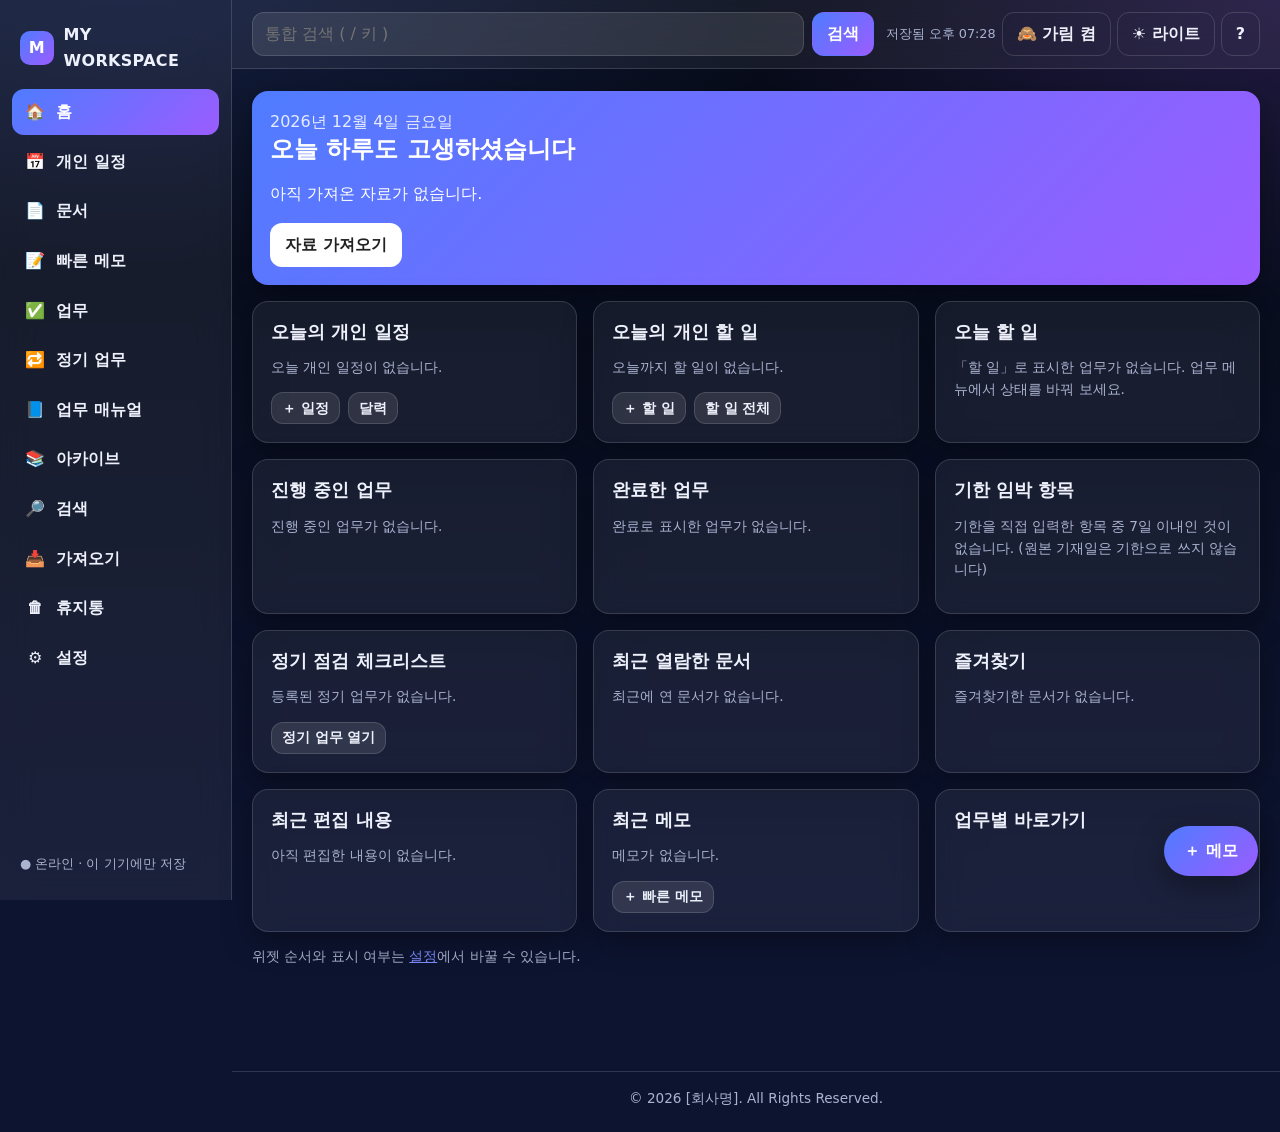
<file: index.html>
<!DOCTYPE html>
<html lang="ko" data-theme="dark">
<head>
<meta charset="utf-8">
<meta name="viewport" content="width=device-width, initial-scale=1, viewport-fit=cover">
<meta name="theme-color" content="#0b1020">
<meta http-equiv="Content-Security-Policy" content="default-src 'self'; script-src 'self'; style-src 'self' 'unsafe-inline'; img-src 'self' data: blob:; connect-src 'self'; font-src 'self'; manifest-src 'self'; worker-src 'self'; object-src 'none'; base-uri 'none'; form-action 'none'">
<title>MY WORKSPACE</title>
<link rel="manifest" href="manifest.webmanifest">
<link rel="icon" href="assets/icon-192.png">
<link rel="apple-touch-icon" href="assets/icon-192.png">
<link rel="stylesheet" href="css/style.css">
<link rel="stylesheet" href="css/components.css">
<link rel="stylesheet" href="css/responsive.css">
</head>
<body>
<a class="skip" href="#view">본문으로 건너뛰기</a>
<div class="app">
  <aside class="sidebar" aria-label="주 메뉴">
    <div class="brand"><span class="brand-mark" aria-hidden="true">M</span><span class="brand-name">MY WORKSPACE</span></div>
    <nav id="nav-side" class="nav"></nav>
    <div class="side-foot"><span id="net-side" class="net"></span></div>
  </aside>
  <div class="main">
    <header class="topbar">
      <form id="top-search" class="top-search" role="search">
        <input id="q" type="search" placeholder="통합 검색 ( / 키 )" aria-label="통합 검색" autocomplete="off">
        <button class="btn primary" type="submit">검색</button>
      </form>
      <div class="top-actions">
        <span id="save-state" class="save-state" aria-live="polite"></span>
        <button id="btn-mask" class="btn ghost" type="button" title="전화번호·이메일 등 화면 가리기"></button>
        <button id="btn-theme" class="btn ghost" type="button" aria-label="다크·라이트 전환"></button>
        <button id="btn-help" class="btn ghost" type="button" aria-label="단축키 도움말">?</button>
      </div>
    </header>
    <div id="offline-bar" class="offline-bar" hidden>오프라인 상태입니다. 이 기기에 저장된 자료는 계속 볼 수 있습니다.</div>
    <main id="view" class="view" tabindex="-1"><div class="loading">불러오는 중…</div></main>
    <footer class="footer" id="footer"></footer>
  </div>
</div>
<nav id="nav-bottom" class="bottom-nav" aria-label="모바일 메뉴"></nav>
<button id="fab" class="fab" type="button" aria-label="빠른 메모 쓰기" title="빠른 메모 (Alt+N)"><span aria-hidden="true">＋</span> 메모</button>
<div id="modal" class="modal" hidden><div class="modal-back" data-close></div><div class="modal-box" role="dialog" aria-modal="true"><button class="modal-x" data-close aria-label="닫기">×</button><div id="modal-body"></div></div></div>
<div id="toasts" class="toasts" aria-live="polite"></div>
<script src="js/db.js"></script>
<script src="js/security.js"></script>
<script src="js/importer.js"></script>
<script src="js/search.js"></script>
<script src="js/archive.js"></script>
<script src="js/tasks.js"></script>
<script src="js/editor.js"></script>
<script src="js/docs.js"></script>
<script src="js/routine.js"></script>
<script src="js/sync.js"></script>
<script src="js/calendar.js"></script>
<script src="js/pdb.js"></script>
<script src="js/personal.js"></script>
<script src="demo-data/demo-data.js"></script>
<script src="js/app.js"></script>
</body>
</html>
</file>
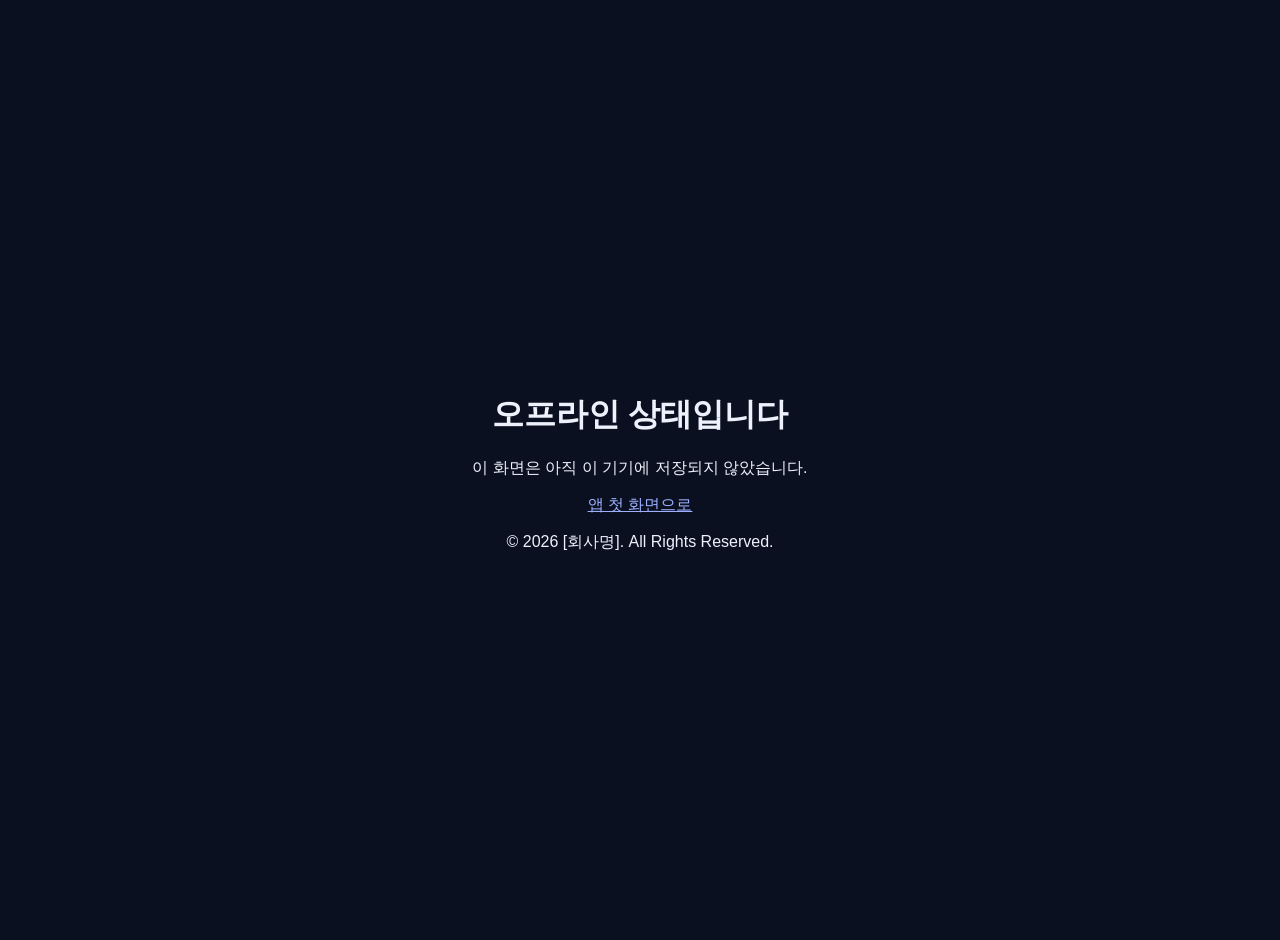
<file: offline.html>
<!DOCTYPE html><html lang="ko"><head><meta charset="utf-8"><meta name="viewport" content="width=device-width,initial-scale=1"><title>오프라인 - MY WORKSPACE</title>
<style>body{font-family:"Malgun Gothic",sans-serif;background:#0b1020;color:#eef1fb;display:grid;place-items:center;min-height:100vh;margin:0;text-align:center;padding:20px}a{color:#9db0ff}</style></head>
<body><div><h1>오프라인 상태입니다</h1><p>이 화면은 아직 이 기기에 저장되지 않았습니다.</p><p><a href="index.html">앱 첫 화면으로</a></p><p>© 2026 [회사명]. All Rights Reserved.</p></div></body></html>
</file>
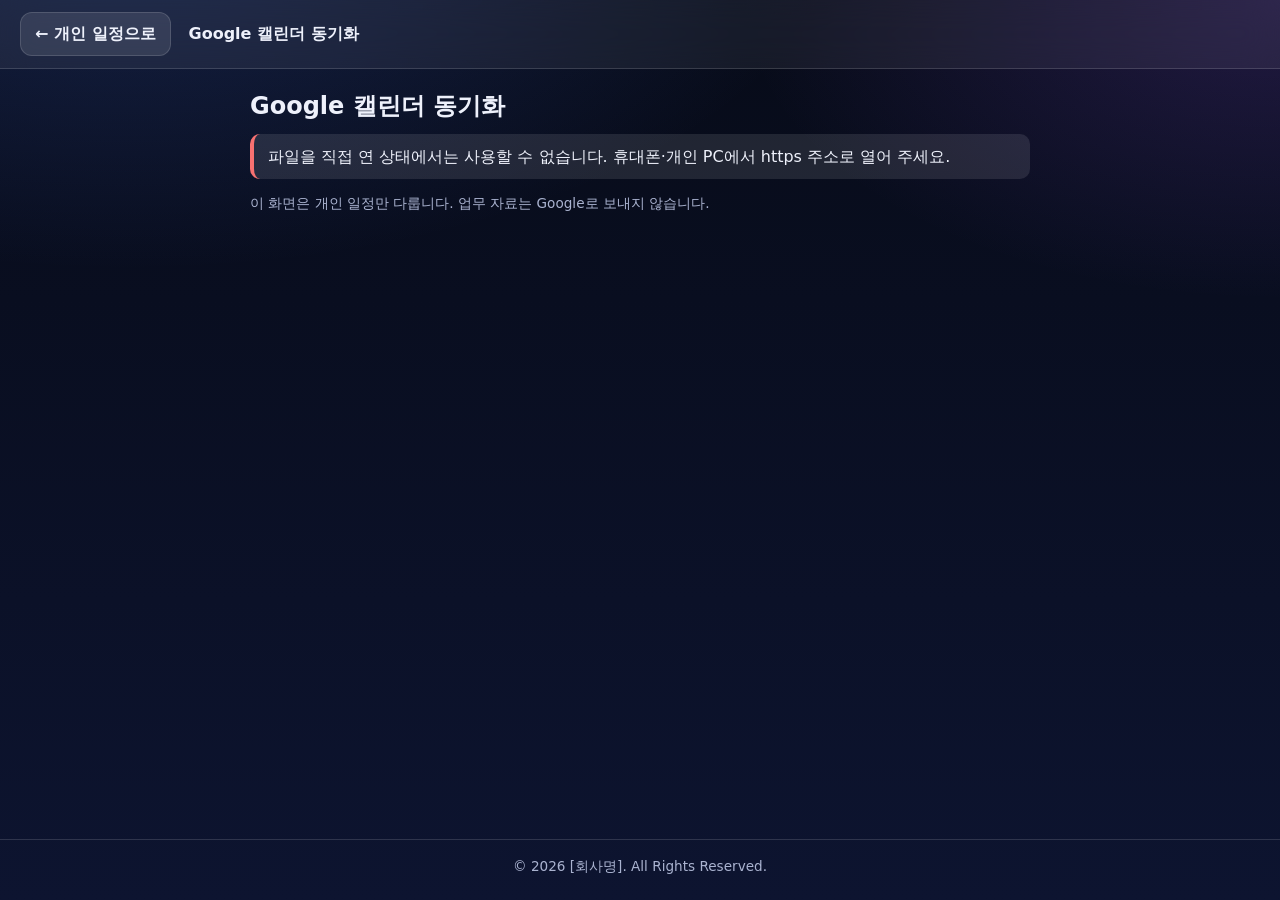
<file: sync.html>
<!DOCTYPE html>
<html lang="ko" data-theme="dark">
<head>
<meta charset="utf-8">
<meta name="viewport" content="width=device-width, initial-scale=1, viewport-fit=cover">
<meta name="theme-color" content="#0b1020">
<!-- 개인 일정 전용 화면: 업무 자료 코드(MW.db)를 불러오지 않습니다. Google 로그인·Calendar API 주소만 추가로 허용합니다. -->
<meta http-equiv="Content-Security-Policy" content="default-src 'self'; script-src 'self' https://accounts.google.com/gsi/client; style-src 'self' 'unsafe-inline' https://accounts.google.com/gsi/style; connect-src 'self' https://www.googleapis.com https://accounts.google.com/gsi/; frame-src https://accounts.google.com/gsi/; img-src 'self' data:; font-src 'self'; manifest-src 'self'; object-src 'none'; base-uri 'none'; form-action 'none'">
<title>Google 캘린더 동기화 - MY WORKSPACE</title>
<link rel="manifest" href="manifest.webmanifest">
<link rel="icon" href="assets/icon-192.png">
<link rel="stylesheet" href="css/style.css">
<link rel="stylesheet" href="css/components.css">
<link rel="stylesheet" href="css/responsive.css">
</head>
<body>
<div class="main" style="min-height:100vh">
  <header class="topbar"><a class="btn" href="index.html#/cal">← 개인 일정으로</a><b style="margin-left:6px">Google 캘린더 동기화</b><span id="save-state" class="save-state" style="margin-left:auto"></span></header>
  <main class="view" id="view" style="max-width:820px"><div class="loading">불러오는 중…</div></main>
  <footer class="footer" id="footer">© 2026 [회사명]. All Rights Reserved.</footer>
</div>
<div id="toasts" class="toasts" aria-live="polite"></div>
<script src="js/calendar.js"></script>
<script src="js/pdb.js"></script>
<script src="js/gsync.js"></script>
<script src="js/gsync-ui.js"></script>
</body>
</html>
</file>
<file: css/style.css>
/* 디자인 토큰 · 기본 · 레이아웃 (콘셉트 A: Midnight Glass) */
:root{
  --bg:#070b18; --bg2:#0d1430; --card:rgba(255,255,255,.06); --card2:rgba(255,255,255,.10);
  --line:rgba(255,255,255,.14); --text:#eef1fb; --muted:#aab3d0; --accent:#7c8cff; --accent2:#b07cff;
  --ok:#4ade80; --warn:#fbbf24; --bad:#f87171; --doc:#111833; --doc-text:#eef1fb;
  --grad:linear-gradient(135deg,#4f7cff,#9b5cff); --shadow:0 10px 30px rgba(0,0,0,.35);
  --r:16px; --fs:16px;
}
[data-theme="light"]{
  --bg:#eef1f8; --bg2:#e3e8f6; --card:rgba(255,255,255,.85); --card2:#fff;
  --line:rgba(20,30,70,.16); --text:#161b2e; --muted:#4d5673; --accent:#3d55e0; --accent2:#7a3fe0;
  --ok:#15803d; --warn:#a16207; --bad:#b91c1c; --doc:#fff; --doc-text:#161b2e;
  --shadow:0 8px 24px rgba(30,40,90,.12);
}
*{box-sizing:border-box}
html{font-size:var(--fs);background:var(--bg2)}
body{margin:0;font-family:"Pretendard","Malgun Gothic","맑은 고딕","Apple SD Gothic Neo",system-ui,sans-serif;color:var(--text);
  background:radial-gradient(1200px 600px at 10% -10%,rgba(79,124,255,.22),transparent 60%),radial-gradient(900px 500px at 100% 0,rgba(155,92,255,.18),transparent 60%),linear-gradient(180deg,var(--bg),var(--bg2));
  background-attachment:fixed;min-height:100vh;line-height:1.6;-webkit-text-size-adjust:100%}
a{color:var(--accent)} h1,h2,h3{line-height:1.3;margin:0 0 .5em} h1{font-size:1.5rem} h2{font-size:1.15rem} h3{font-size:1rem}
.skip{position:absolute;left:-999px}.skip:focus{left:8px;top:8px;background:var(--card2);padding:8px;z-index:99}
:focus-visible{outline:3px solid var(--accent);outline-offset:2px;border-radius:6px}
.app{display:flex;min-height:100vh}
.sidebar{width:232px;flex:none;padding:18px 12px;border-right:1px solid var(--line);background:var(--card);backdrop-filter:blur(18px);-webkit-backdrop-filter:blur(18px);position:sticky;top:0;height:100vh;display:flex;flex-direction:column}
.brand{display:flex;align-items:center;gap:10px;padding:4px 8px 16px;font-weight:800;letter-spacing:.02em}
.brand-mark{width:34px;height:34px;border-radius:10px;background:var(--grad);display:grid;place-items:center;color:#fff}
.nav{display:flex;flex-direction:column;gap:4px;flex:1;overflow:auto}
.nav a{display:flex;align-items:center;gap:10px;padding:10px 12px;border-radius:12px;color:var(--text);text-decoration:none;font-weight:600}
.nav a:hover{background:var(--card2)} .nav a.on{background:var(--grad);color:#fff}
.nav .ico{width:1.4em;text-align:center} .nav .soon{margin-left:auto;font-size:.7rem;opacity:.8;border:1px solid currentColor;border-radius:99px;padding:0 6px}
.side-foot{font-size:.8rem;color:var(--muted);padding:8px}
.main{flex:1;min-width:0;display:flex;flex-direction:column}
.topbar{display:flex;gap:12px;align-items:center;padding:12px 20px;position:sticky;top:0;z-index:20;background:var(--card);backdrop-filter:blur(18px);-webkit-backdrop-filter:blur(18px);border-bottom:1px solid var(--line)}
.top-search{display:flex;gap:8px;flex:1;max-width:640px}
.top-actions{display:flex;gap:6px;align-items:center;margin-left:auto}
.save-state{font-size:.8rem;color:var(--muted);white-space:nowrap}
.offline-bar{background:var(--warn);color:#1b1300;padding:6px 20px;font-weight:700;font-size:.9rem}
.view{flex:1;padding:22px 20px 90px;max-width:1280px;width:100%;margin:0 auto;animation:fade .22s ease}
.view:focus{outline:none}
@keyframes fade{from{opacity:0;transform:translateY(6px)}to{opacity:1;transform:none}}
@media (prefers-reduced-motion:reduce){.view{animation:none}}
.footer{padding:16px 20px 22px;text-align:center;color:var(--muted);font-size:.85rem;border-top:1px solid var(--line)}
.bottom-nav{display:none}
.loading{padding:40px;text-align:center;color:var(--muted)}
</file>
<file: css/components.css>
/* 버튼 · 카드 · 표 · 문서 등 구성요소 */
.btn{font:inherit;font-weight:700;border-radius:12px;border:1px solid var(--line);background:var(--card2);color:var(--text);padding:8px 14px;cursor:pointer;min-height:40px}
.btn:hover{filter:brightness(1.12)} .btn.primary{background:var(--grad);color:#fff;border-color:transparent}
.btn.ghost{background:transparent} .btn.danger{background:var(--bad);color:#fff;border-color:transparent} .btn.sm{min-height:32px;padding:4px 10px;font-size:.85rem}
.btn[disabled]{opacity:.5;cursor:not-allowed}
input,select,textarea{font:inherit;color:var(--text);background:var(--card2);border:1px solid var(--line);border-radius:12px;padding:8px 12px;min-height:40px;max-width:100%}
input[type=checkbox]{min-height:0;width:18px;height:18px;accent-color:var(--accent)}
[data-theme="dark"] select option{background:#141b3a;color:#eef1fb}
input[type=search]{flex:1;min-width:0} textarea{width:100%;min-height:90px}
label{font-weight:600}
.card{background:var(--card);border:1px solid var(--line);border-radius:var(--r);padding:18px;box-shadow:var(--shadow);backdrop-filter:blur(14px);-webkit-backdrop-filter:blur(14px)}
.grid{display:grid;gap:16px;grid-template-columns:repeat(auto-fill,minmax(300px,1fr))}
.hero{background:var(--grad);color:#fff;border:0;grid-column:1/-1}
.hero .muted{color:rgba(255,255,255,.85)}
.stats{display:flex;gap:12px;flex-wrap:wrap;margin-top:12px}
.stat{background:rgba(255,255,255,.16);border-radius:14px;padding:10px 16px;min-width:96px;text-decoration:none;color:inherit}
.stat b{display:block;font-size:1.5rem}
.muted{color:var(--muted)} .small{font-size:.85rem} .row{display:flex;gap:8px;flex-wrap:wrap;align-items:center} .spread{justify-content:space-between}
.chip{display:inline-block;border-radius:99px;padding:1px 10px;font-size:.78rem;font-weight:700;border:1px solid var(--line);background:var(--card2);white-space:nowrap}
.chip.c-ok{color:var(--ok)} .chip.c-warn{color:var(--warn)} .chip.c-bad{color:var(--bad)} .chip.c-acc{color:var(--accent)}
.list{list-style:none;margin:0;padding:0} .list li{padding:9px 4px;border-bottom:1px solid var(--line)} .list li:last-child{border-bottom:0}
.list a{text-decoration:none;color:var(--text);font-weight:600} .list a:hover{color:var(--accent)}
.notice{border-left:4px solid var(--warn);background:var(--card2);border-radius:10px;padding:10px 14px;margin:10px 0}
.notice.bad{border-color:var(--bad)} .notice.ok{border-color:var(--ok)} .notice.info{border-color:var(--accent)}
table.t{border-collapse:collapse;width:100%;font-size:.92rem} table.t th,table.t td{border:1px solid var(--line);padding:6px 9px;text-align:left;vertical-align:top}
table.t th{background:var(--card2)} .scroll-x{overflow-x:auto}
.toolbar{display:flex;gap:8px;flex-wrap:wrap;align-items:center;margin:0 0 14px}
.seg{display:inline-flex;border:1px solid var(--line);border-radius:12px;overflow:hidden} .seg button{border:0;border-radius:0;background:transparent;min-height:38px}.seg button.on{background:var(--grad);color:#fff}
/* 아카이브 */
.split{display:grid;grid-template-columns:330px 1fr;gap:16px;align-items:start}
.pagelist{max-height:calc(100vh - 250px);overflow:auto;padding:6px}
.pagelist h3{position:sticky;top:0;background:var(--bg2);padding:6px 8px;border-radius:8px;margin:6px 0 2px;font-size:.85rem;color:var(--muted)}
.pagelist a{display:flex;justify-content:space-between;gap:8px;padding:8px 10px;border-radius:10px;text-decoration:none;color:var(--text)}
.pagelist a:hover{background:var(--card2)} .pagelist a.on{background:var(--grad);color:#fff}
.doc{background:var(--doc);color:var(--doc-text);border:1px solid var(--line);border-radius:var(--r);padding:26px 30px;box-shadow:var(--shadow);min-width:0}
.doc h1{font-size:1.6rem}
.blk{border-top:1px dashed var(--line);padding:12px 0;position:relative}
.blk .pos{display:none;font-size:.72rem;color:var(--muted);margin-bottom:4px}
.showpos .blk .pos{display:block}
.para{margin:0;padding:2px 0;white-space:pre-wrap;word-break:break-word;min-height:1.2em}
.para .chip{margin-right:6px}
.imgph{border:1px dashed var(--line);border-radius:10px;padding:10px;color:var(--muted);font-size:.9rem;margin:6px 0}
mark{background:#ffe066;color:#111;border-radius:3px;padding:0 2px}
/* 업무 */
.task{display:grid;grid-template-columns:118px 1fr auto;gap:10px;align-items:center;padding:10px 6px;border-bottom:1px solid var(--line)}
.task .ttl{font-weight:600;cursor:pointer;word-break:break-word;background:none;border:0;color:var(--text);font:inherit;text-align:left;padding:0;min-height:0}
.task .ttl:hover{color:var(--accent)} .task select{min-height:34px;padding:4px 8px;font-size:.88rem;width:100%}
.kanban{display:grid;grid-template-columns:repeat(6,minmax(220px,1fr));gap:12px;overflow-x:auto;padding-bottom:8px}
.kcol{background:var(--card);border:1px solid var(--line);border-radius:14px;padding:10px;min-height:200px}
.kcol.over{outline:3px dashed var(--accent)} .kcol h3{display:flex;justify-content:space-between}
.kcard{background:var(--card2);border:1px solid var(--line);border-radius:12px;padding:9px 10px;margin:8px 0;cursor:grab;font-size:.9rem}
.kcard select{min-height:30px;padding:2px 6px;font-size:.8rem;margin-top:6px;width:100%}
.form{display:grid;grid-template-columns:130px 1fr;gap:10px 14px;align-items:center}
.form>label{color:var(--muted)}
/* 모달 · 토스트 */
.modal{position:fixed;inset:0;z-index:50;display:grid;place-items:center;padding:14px}
.modal[hidden]{display:none}
.modal-back{position:absolute;inset:0;background:rgba(3,6,18,.62);backdrop-filter:blur(3px)}
.modal-box{position:relative;background:var(--bg2);border:1px solid var(--line);border-radius:18px;max-width:760px;width:100%;max-height:90vh;overflow:auto;padding:22px;box-shadow:var(--shadow)}
.modal-x{position:absolute;right:12px;top:8px;background:none;border:0;color:var(--text);font-size:1.6rem;cursor:pointer}
.toasts{position:fixed;right:16px;bottom:84px;z-index:60;display:flex;flex-direction:column;gap:8px}
.toast{background:var(--bg2);border:1px solid var(--line);border-left:4px solid var(--ok);border-radius:12px;padding:10px 14px;box-shadow:var(--shadow);max-width:340px}
.toast.err{border-left-color:var(--bad)}
kbd{border:1px solid var(--line);border-radius:6px;padding:1px 6px;background:var(--card2);font-size:.85em}
.wrow{display:flex;gap:8px;align-items:center;padding:6px 0;border-bottom:1px solid var(--line)}
.wrow span{flex:1}
/* ===== 3단계: 문서 편집기 · 매뉴얼 · 메모 · 정기 업무 ===== */
.fab{position:fixed;right:22px;bottom:24px;z-index:35;border:0;border-radius:99px;background:var(--grad);color:#fff;font:inherit;font-weight:800;padding:12px 20px;min-height:48px;box-shadow:var(--shadow);cursor:pointer}
.fab:hover{filter:brightness(1.1)}
.docedit .doc-title{width:100%;font-size:1.6rem;font-weight:800;background:transparent;border:0;border-bottom:1px solid var(--line);border-radius:0;padding:10px 0;margin:8px 0 12px;color:var(--doc-text)}
.doc-meta{margin-bottom:8px} .doc-meta input{flex:1;min-width:160px} .doc-actions{margin-bottom:12px}
.ed-bar{position:sticky;top:68px;z-index:5;display:flex;gap:6px;overflow-x:auto;padding:8px;margin:10px 0;background:var(--bg2);border:1px solid var(--line);border-radius:12px;-webkit-overflow-scrolling:touch}
.ed-bar .btn{flex:none;white-space:nowrap}
.ed{counter-reset:ol;min-height:120px}
.eb{display:flex;gap:4px;align-items:flex-start;position:relative;padding:2px 0;border-radius:8px;counter-reset:ol}
.eb.eb-ol{counter-reset:none;counter-increment:ol}
.eb:focus-within{background:var(--card)}
.eb-h{flex:none;width:28px;min-height:32px;border:0;background:transparent;color:var(--muted);font-size:1.1rem;cursor:pointer;border-radius:8px;padding:0}
.eb-h:hover,.eb-h:focus-visible{background:var(--card2);color:var(--text)}
.eb-c{flex:1;min-width:0;display:flex;gap:8px;align-items:flex-start}
.eb-t,.eb-body{flex:1;min-width:0;white-space:pre-wrap;word-break:break-word;outline:none;padding:4px 2px;min-height:1.9em;line-height:1.6}
.eb-t:empty::before,.eb-body:empty::before{content:attr(data-ph);color:var(--muted);opacity:.75;pointer-events:none}
.eb-h2 .eb-t{font-size:1.35rem;font-weight:800} .eb-h3 .eb-t{font-size:1.12rem;font-weight:700}
.eb-pre{flex:none;width:1.5em;text-align:right;padding-top:4px;color:var(--muted)} .eb-num::before{content:counter(ol) "."}
.eb-chk{flex:none;margin-top:9px} .eb-todo.done .eb-t,.eb-todo:has(.eb-chk:checked) .eb-t{text-decoration:line-through;color:var(--muted)}
.eb-quote .eb-t{border-left:4px solid var(--accent);padding-left:12px;color:var(--muted)}
.eb-code .eb-t{font-family:Consolas,"D2Coding",monospace;background:var(--card2);border-radius:8px;padding:8px 10px;font-size:.92rem}
.eb-hr hr{flex:1;border:0;border-top:2px solid var(--line);margin:14px 0}
.eb-wide{flex:1;min-width:0} .eb-wide.row input{flex:1;min-width:120px}
.eb-tbl td{min-width:80px;outline:none} .eb-tbl td:focus{box-shadow:inset 0 0 0 2px var(--accent)} .eb-tools{margin-top:6px}
.eb-tg{flex:none;width:30px;min-height:32px;border:0;background:transparent;color:var(--text);cursor:pointer;border-radius:8px}
.eb-body{border-left:2px solid var(--line);margin-left:2px;padding-left:10px;color:var(--muted)}
.eb-lo[aria-disabled=true]{opacity:.45;pointer-events:none} a.btn{text-decoration:none;display:inline-flex;align-items:center}
.eb-menu{position:absolute;left:0;top:34px;z-index:15;background:var(--bg2);border:1px solid var(--line);border-radius:12px;padding:8px;box-shadow:var(--shadow);width:min(300px,86vw)}
.eb-menu-t{font-size:.78rem;color:var(--muted);margin:0 4px 4px} .eb-menu-g{display:flex;flex-wrap:wrap;gap:4px;margin-bottom:6px}
.eb-menu button{font:inherit;font-size:.88rem;border:1px solid var(--line);background:var(--card2);color:var(--text);border-radius:8px;padding:6px 10px;min-height:36px;cursor:pointer}
.eb-menu button.on{background:var(--grad);color:#fff;border-color:transparent}
.ed-end{margin-top:8px} .ed-help{margin-top:10px}
.mbox{border:1px solid var(--line);border-radius:12px;padding:12px 14px;margin:12px 0;background:var(--card)}
.mbox h3{margin-bottom:.4em} .mbox.src{border-style:dashed} .mbox.verify{border-left:4px solid var(--warn)}
.mbox summary{cursor:pointer} .mbox textarea{min-height:56px}
.picklist{max-height:210px;overflow:auto;border:1px solid var(--line);border-radius:10px;padding:6px 10px}
.picklist label{font-weight:400;padding:4px 0;align-items:flex-start;flex-wrap:nowrap} .picklist input{flex:none;margin-top:4px}
.pk-q{width:100%;margin-top:8px} .pk-r .ttl,.list .ttl{background:none;border:0;color:var(--text);font:inherit;font-weight:600;text-align:left;padding:0;cursor:pointer;min-height:0}
.memo-text{min-height:120px;font-size:1.02rem}
button.chip{font:inherit;font-size:.78rem;cursor:pointer;color:var(--text)}
.rrow{display:flex;gap:10px;align-items:flex-start;padding:10px 4px;border-bottom:1px solid var(--line)} .rrow:last-child{border-bottom:0}
.rrow>input{flex:none;margin-top:5px;width:22px;height:22px} .rmain{flex:1;min-width:0} .rrow.done .rmain b{text-decoration:line-through;color:var(--muted)}
/* ===== 개인 일정 ===== */
.pbar{margin-bottom:10px} .pbar .btn{min-height:44px}
.ptabs{display:flex;gap:6px;overflow-x:auto;padding:4px 0 10px;margin-bottom:6px;-webkit-overflow-scrolling:touch;scrollbar-width:thin}
.ptabs a{flex:none;text-decoration:none;color:var(--text);font-weight:700;font-size:.9rem;padding:8px 14px;border-radius:99px;border:1px solid var(--line);background:var(--card)}
.ptabs a.on{background:var(--grad);color:#fff;border-color:transparent}
.pnav{margin-bottom:10px;gap:8px} .pnav h2{font-size:1.1rem} .pnav input[type=date]{min-height:36px;padding:4px 8px}
.pgrid{grid-template-columns:repeat(auto-fill,minmax(280px,1fr))}
.plist .prow{display:flex;gap:8px;align-items:flex-start;flex-wrap:wrap} .plist .prow>.ttl{flex:1;min-width:0;text-align:left}
.plist .prow .small{width:100%;padding-left:26px} .prow.done .ttl{text-decoration:line-through;color:var(--muted)}
.pdone{flex:none;margin-top:4px;width:20px;height:20px} .pdot{flex:none;width:12px;height:12px;border-radius:50%;margin:6px 4px 0}
.ptime{color:var(--accent);font-weight:700;margin-right:4px}
.mgrid{display:grid;grid-template-columns:repeat(7,minmax(0,1fr));gap:4px}
.mhead{text-align:center;font-weight:700;font-size:.82rem;color:var(--muted);padding:4px 0} .sun{color:#f87171} .sat{color:#60a5fa}
[data-theme="light"] .sun{color:#dc2626} [data-theme="light"] .sat{color:#2563eb}
.mcell{min-height:104px;background:var(--card);border:1px solid var(--line);border-radius:10px;padding:4px;cursor:pointer;overflow:hidden;min-width:0;display:flex;flex-direction:column}
.mcell.dim{opacity:.45} .mcell.today{border-color:var(--accent);box-shadow:inset 0 0 0 1px var(--accent)} .mcell.sel{background:var(--card2);outline:2px solid var(--accent2)}
.mnum{font-weight:800;font-size:.85rem;color:var(--text)} .mcell.sun .mnum{color:#f87171} .mcell.sat .mnum{color:#60a5fa}
.mcell.today .mnum{background:var(--grad);color:#fff;border-radius:99px;padding:0 7px;align-self:flex-start}
.mchips{display:flex;flex-direction:column;gap:2px;margin-top:2px;min-width:0} .mdots{display:none;gap:3px;justify-content:center;margin-top:auto;padding-bottom:2px} .mdots i{width:6px;height:6px;border-radius:50%} .mdots b{font-size:.6rem;line-height:6px}
.pchip{display:block;width:100%;text-align:left;font:inherit;font-size:.76rem;line-height:1.3;color:var(--text);background:color-mix(in srgb,var(--c) 26%,transparent);border:0;border-left:3px solid var(--c);border-radius:5px;padding:2px 5px;white-space:nowrap;overflow:hidden;text-overflow:ellipsis;cursor:pointer;min-height:0}
.pchip.done{opacity:.55;text-decoration:line-through} .pchip .pt{font-weight:700}
.wgrid{display:grid;grid-template-columns:repeat(7,minmax(0,1fr));gap:6px}
.wcol{background:var(--card);border:1px solid var(--line);border-radius:12px;padding:8px;min-height:180px;min-width:0;display:flex;flex-direction:column;gap:4px}
.wcol.today{border-color:var(--accent)} .wcol h3{font-size:.85rem;margin:0 0 4px} .wcol .pchip{white-space:normal;font-size:.8rem;padding:4px 6px} .wadd{margin-top:auto;align-self:flex-end}
.pform{display:flex;flex-direction:column;gap:8px} .pform>label{color:var(--muted);font-size:.9rem;margin-top:4px}
.pform input:not([type=checkbox]):not([type=radio]),.pform select,.pform textarea{width:100%}
.pdt{border:1px solid var(--line);border-radius:12px;padding:10px;display:flex;flex-direction:column;gap:8px;background:var(--card)}
.pdt-row{display:flex;flex-wrap:wrap;gap:8px;align-items:center} .pdt-row .pdt-l{flex:none;width:34px;color:var(--muted);font-weight:700} .pdt-row input{flex:1;min-width:0;min-height:46px;font-size:1.02rem}
.pdt-row input[type=date]{flex:1 1 9.5em} .pdt-row input[type=time]{flex:1 0 8.6em;max-width:11em}
.pquick{gap:6px} .pquick .chip{cursor:pointer;padding:5px 11px;font-size:.85rem;color:var(--text)} .ptq{display:inline-flex;gap:6px;flex-wrap:wrap}
.pmeta label{display:flex;flex-direction:column;gap:2px;flex:1;min-width:130px}
.pcolors{display:flex;gap:8px;flex-wrap:wrap} .pcolors label{cursor:pointer;position:relative}
.pcolors input{position:absolute;opacity:0;width:1px;height:1px} .pcolors span{display:block;width:30px;height:30px;border-radius:50%;border:3px solid transparent}
.pcolors input:checked+span{border-color:var(--text);box-shadow:0 0 0 2px var(--bg2) inset} .pcolors input:focus-visible+span{outline:3px solid var(--accent);outline-offset:2px}
.sr{position:absolute;width:1px;height:1px;overflow:hidden;clip:rect(0 0 0 0)}
.alx{background:none;border:0;color:var(--muted);font:inherit;font-size:1rem;cursor:pointer;padding:0 0 0 4px;min-height:0}
#pe-alarms .chip{padding:4px 10px}
.ppend{display:flex;flex-wrap:wrap;gap:8px;align-items:center;justify-content:space-between;margin:0 0 12px}
</file>
<file: css/responsive.css>
/* 반응형: 태블릿·모바일(360px까지) */
@media (max-width:980px){
  .split{grid-template-columns:1fr}
  .pagelist{max-height:320px}
}
@media (max-width:760px){
  .sidebar{display:none}
  .bottom-nav{display:flex;position:fixed;left:0;right:0;bottom:0;z-index:30;background:var(--bg2);border-top:1px solid var(--line);padding:4px 2px calc(4px + env(safe-area-inset-bottom))}
  .bottom-nav a{flex:1;text-align:center;text-decoration:none;color:var(--muted);font-size:.72rem;font-weight:700;padding:6px 0;border-radius:10px}
  .bottom-nav a .ico{display:block;font-size:1.25rem}
  .bottom-nav a.on{color:#fff;background:var(--grad)}
  .topbar{padding:10px 12px;flex-wrap:wrap}
  .top-search{order:2;flex-basis:100%;max-width:none}
  .view{padding:14px 12px 30px}
  .footer{padding-bottom:86px}
  .doc{padding:16px 14px}
  .grid{grid-template-columns:1fr}
  .task{grid-template-columns:1fr;gap:4px}
  .form{grid-template-columns:1fr}
  .kanban{grid-template-columns:repeat(6,78vw)}
  .save-state{display:none}
  h1{font-size:1.3rem}
}
@media (max-width:380px){
  .btn{padding:8px 10px}
  .bottom-nav a{font-size:.66rem}
}
/* 3단계 */
@media (max-width:760px){
  .fab{right:14px;bottom:calc(74px + env(safe-area-inset-bottom));padding:12px 16px}
  .toasts{bottom:140px;right:10px;left:10px}
  .ed-bar{top:120px}
  .docedit .doc-title{font-size:1.3rem}
  .eb-h{width:32px;min-height:40px} .eb-menu button{min-height:42px}
  .rrow{flex-wrap:wrap} .rrow>.row{width:100%;padding-left:32px}
  .modal-box{padding:16px 14px}
}
/* 개인 일정 · 모바일 */
@media (max-width:760px){
  .mcell{min-height:52px;padding:3px 2px;align-items:center;border-radius:8px} .mchips{display:none} .mdots{display:flex}
  .mgrid{gap:2px} .mhead{font-size:.72rem}
  .wgrid{grid-template-columns:1fr} .wcol{min-height:0;flex-direction:column} .wadd{align-self:flex-start}
  .pnav{flex-wrap:wrap} .pnav h2{order:-1;width:100%;font-size:1.05rem}
  .pbar .row{width:100%} .pbar .btn{flex:1}
  .pdt-row{display:grid;grid-template-columns:34px minmax(0,1fr);row-gap:6px} .pdt-row input{font-size:.95rem;padding:6px 8px;width:100%} .pdt-row input[type=time]{grid-column:2;max-width:11em}
}
</file>
